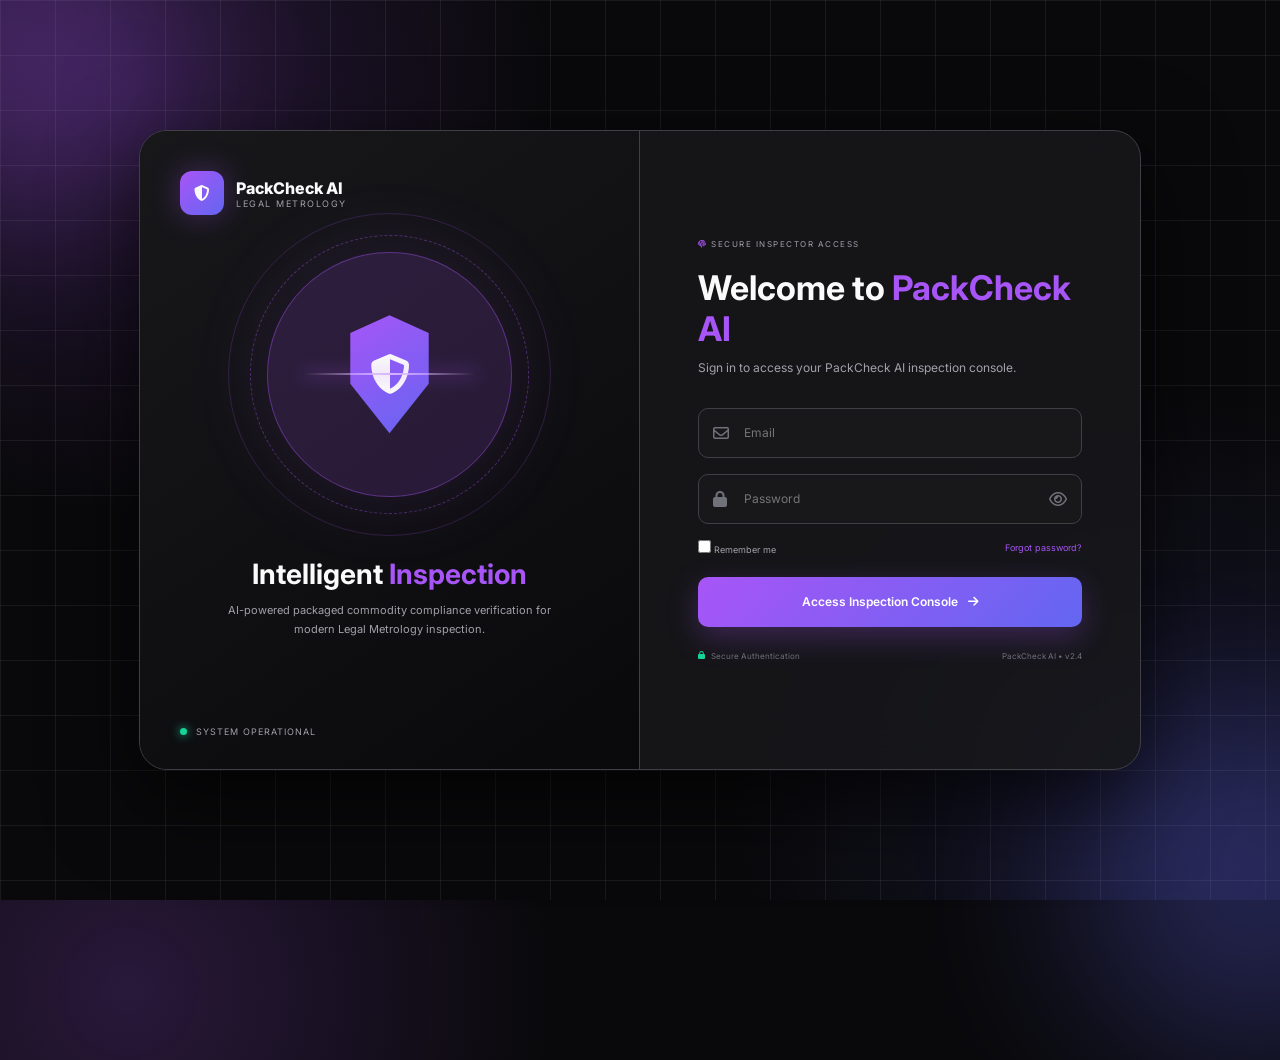
<file: frontend/login.html>
<!DOCTYPE html>
<html lang="en">
<head>
<meta charset="UTF-8">
<meta name="viewport" content="width=device-width,initial-scale=1">
<title>PackCheck AI | Login</title>
<link href="https://fonts.googleapis.com/css2?family=Inter:wght@400;600;700;800&display=swap" rel="stylesheet">
<link rel="stylesheet" href="https://cdnjs.cloudflare.com/ajax/libs/font-awesome/6.5.2/css/all.min.css">

<style>
:root{--bg:#09090B;--c:#18181B;--h:#27272A;--t:#FAFAFA;--m:#A1A1AA;--p:#A855F7;--i:#6366F1;--b:#3F3F46;--g:#16D39A}
*{box-sizing:border-box;margin:0;padding:0}
body{min-height:100vh;display:grid;place-items:center;font-family:Inter;color:var(--t);overflow:hidden;background:radial-gradient(circle at 10% 10%,#a855f733,transparent 30%),radial-gradient(circle at 90% 90%,#6366f122,transparent 30%),var(--bg)}
body:before{content:"";position:absolute;inset:0;background:linear-gradient(#fff1 1px,transparent 1px),linear-gradient(90deg,#fff1 1px,transparent 1px);background-size:55px 55px}
.orb{position:absolute;border-radius:50%;filter:blur(90px);opacity:.3}.o1{width:300px;height:300px;background:var(--p);left:-130px;top:-100px}.o2{width:350px;height:350px;background:var(--i);right:-150px;bottom:-160px}

.wrap{width:100%;max-width:1050px;padding:24px;position:relative;z-index:2}
.card{min-height:640px;display:grid;grid-template-columns:1fr 1fr;background:#18181bdd;border:1px solid var(--b);border-radius:28px;overflow:hidden;backdrop-filter:blur(25px);box-shadow:0 30px 90px #000a;animation:in .8s ease}
@keyframes in{from{opacity:0;transform:translateY(30px) scale(.97)}}

.left{position:relative;padding:40px;background:linear-gradient(145deg,#18181B,#09090B);border-right:1px solid var(--b)}
.brand{display:flex;align-items:center;gap:12px}
.logo{width:44px;height:44px;display:grid;place-items:center;border-radius:12px;background:linear-gradient(135deg,var(--p),var(--i));box-shadow:0 0 30px #a855f755}
.name{font-weight:800}.sub{font-size:9px;color:var(--m);letter-spacing:1.5px}
.center{position:absolute;inset:0;display:flex;flex-direction:column;align-items:center;justify-content:center}
.scanner{width:245px;height:245px;border-radius:50%;position:relative;display:grid;place-items:center;background:#a855f72a;border:1px solid #a855f766;box-shadow:0 0 80px #a855f722;animation:pulse 4s infinite}
@keyframes pulse{50%{transform:scale(1.035)}}
.scanner:before,.scanner:after{content:"";position:absolute;border-radius:50%;border:1px solid #a855f733;animation:spin 18s linear infinite}
.scanner:before{inset:-18px;border-style:dashed;border-color:#a855f766}.scanner:after{inset:-40px;animation-duration:25s;animation-direction:reverse}
@keyframes spin{to{transform:rotate(360deg)}}
.shield{width:98px;height:118px;display:grid;place-items:center;clip-path:polygon(50% 0,90% 15%,90% 58%,50% 100%,10% 58%,10% 15%);background:linear-gradient(145deg,var(--p),var(--i));box-shadow:0 0 50px #a855f788}
.shield i{font-size:40px}
.scan{position:absolute;width:175px;height:2px;background:linear-gradient(90deg,transparent,#d8b4fe,transparent);box-shadow:0 0 18px var(--p);animation:scan 3s infinite}
@keyframes scan{0%,100%{transform:translateY(-70px);opacity:.2}50%{transform:translateY(70px);opacity:1}}
.title{text-align:center;margin-top:60px}.title h1{font-size:28px}.title span,.head span,.label i,.forgot{color:var(--p)}.title p{max-width:330px;margin:10px auto;color:var(--m);font-size:11px;line-height:1.7}
.status{position:absolute;left:40px;bottom:32px;display:flex;gap:9px;align-items:center;color:var(--m);font-size:9px;letter-spacing:1px}.dot{width:7px;height:7px;border-radius:50%;background:var(--g);box-shadow:0 0 10px var(--g)}

.right{padding:48px 58px;display:flex;flex-direction:column;justify-content:center}
.label{font-size:8px;letter-spacing:1.5px;color:var(--m);margin-bottom:18px}.head{margin-bottom:30px}.head h2{font-size:34px;margin-bottom:9px}.head p{font-size:12px;color:var(--m);line-height:1.6}
.group{position:relative;margin-bottom:16px}.group>i:first-child{position:absolute;left:15px;top:50%;transform:translateY(-50%);color:#71717a}.group input{width:100%;height:50px;padding:0 45px;border:1px solid var(--b);border-radius:10px;background:var(--c);color:#fff;outline:0;font:12px Inter}.group input:focus{border-color:var(--p);box-shadow:0 0 0 3px #a855f71a}.eye{position:absolute;right:15px;top:50%;transform:translateY(-50%);color:#71717a;cursor:pointer}
.options{display:flex;justify-content:space-between;align-items:center;margin:3px 0 22px}.remember{font-size:9px;color:var(--m)}.remember input{accent-color:var(--p)}.forgot{font-size:9px;text-decoration:none}
button{font-family:Inter;cursor:pointer}.login-btn,.google{width:100%;border-radius:10px;display:flex;align-items:center;justify-content:center;gap:10px}
.login-btn{height:50px;border:0;color:#fff;background:linear-gradient(135deg,var(--p),var(--i));font-size:12px;font-weight:600;box-shadow:0 10px 30px #a855f744}
.login-btn:hover{transform:translateY(-2px)}
.divider{display:flex;gap:12px;align-items:center;margin:24px 0 20px;color:#71717a;font-size:8px;letter-spacing:1px}.divider:before,.divider:after{content:"";height:1px;flex:1;background:var(--b)}
.google{height:46px;border:1px solid var(--b);background:var(--c);color:var(--t);font-size:10px}.google:hover{background:var(--h)}.google b{color:#4285f4;font-size:16px}
.footer{margin-top:24px;display:flex;justify-content:space-between;color:#71717a;font-size:8px}.secure{display:flex;gap:6px}.secure i{color:var(--g)}

@media(max-width:850px){.card{grid-template-columns:1fr;max-width:500px}.left{display:none}.right{min-height:620px}}
@media(max-width:500px){.wrap{padding:12px}.right{padding:38px 24px}.head h2{font-size:29px}.footer{flex-direction:column;gap:10px}}
</style>
</head>

<body>
<div class="orb o1"></div><div class="orb o2"></div>

<main class="wrap"><div class="card">

<section class="left">
<div class="brand">
<div class="logo"><i class="fa-solid fa-shield-halved"></i></div>
<div><div class="name">PackCheck AI</div><div class="sub">LEGAL METROLOGY</div></div>
</div>

<div class="center">
<div class="scanner">
<div class="shield"><i class="fa-solid fa-shield-halved"></i></div>
<div class="scan"></div>
</div>
<div class="title"><h1>Intelligent <span>Inspection</span></h1><p>AI-powered packaged commodity compliance verification for modern Legal Metrology inspection.</p></div>
</div>

<div class="status"><span class="dot"></span>SYSTEM OPERATIONAL</div>
</section>

<section class="right">
<div class="label"><i class="fa-solid fa-fingerprint"></i> SECURE INSPECTOR ACCESS</div>
<div class="head"><h2>Welcome to <span>PackCheck AI</span></h2><p>Sign in to access your PackCheck AI inspection console.</p></div>

<form id="loginForm">
<div class="group"><i class="fa-regular fa-envelope"></i><input id="email" type="email" placeholder="Email" required></div>
<div class="group"><i class="fa-solid fa-lock"></i><input id="password" type="password" placeholder="Password" required><i class="fa-regular fa-eye eye" id="eye"></i></div>

<div class="options">
<label class="remember"><input type="checkbox"> Remember me</label>
<a href="#" class="forgot" id="forgot">Forgot password?</a>
</div>

<button class="login-btn" id="btn">Access Inspection Console <i class="fa-solid fa-arrow-right"></i></button>
</form>
<div class="footer">
<div class="secure"><i class="fa-solid fa-lock"></i> Secure Authentication</div>
<div>PackCheck AI • v2.4</div>
</div>
</section>

</div></main>

<script>
const $=x=>document.getElementById(x);

$("eye").onclick=()=>{
let p=$("password"),s=p.type==="password";
p.type=s?"text":"password";
$("eye").classList.toggle("fa-eye",!s);
$("eye").classList.toggle("fa-eye-slash",s);
};

$("loginForm").onsubmit=e=>{
e.preventDefault();
let b=$("btn");
b.disabled=true;
b.innerHTML='<i class="fa-solid fa-circle-notch fa-spin"></i> Authenticating...';
setTimeout(()=>{
b.style.background="linear-gradient(135deg,#16D39A,#059669)";
b.innerHTML='<i class="fa-solid fa-circle-check"></i> Access Granted';
setTimeout(()=>location.href="index.html",800);
},1300);
};

$("google").onclick=()=>alert("Google authentication will be connected here.");
$("forgot").onclick=e=>{e.preventDefault();alert("Password recovery will be connected here.")};
</script>
</body>
</html>
</file>
